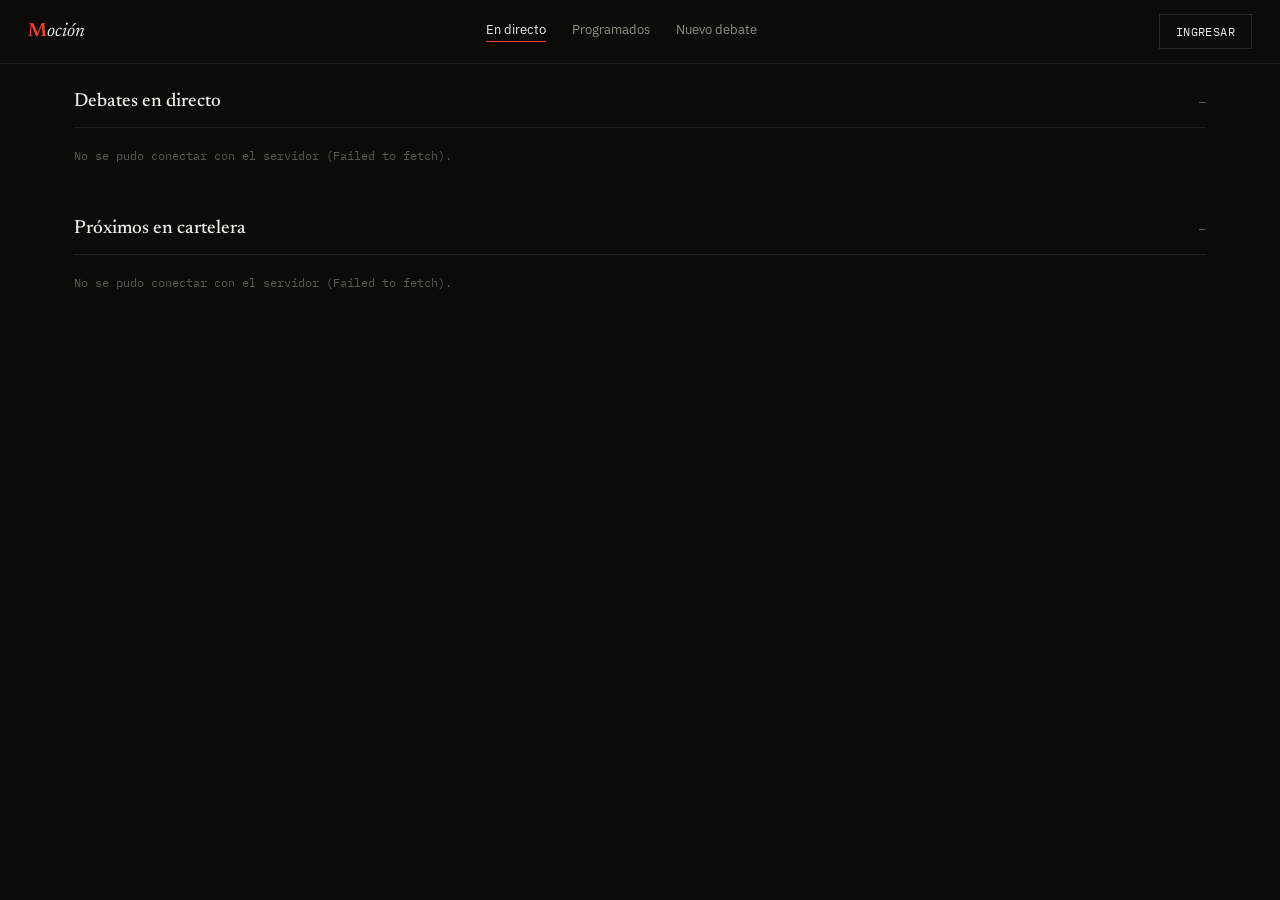
<file: Frontend/index.html>
<!DOCTYPE html>
<html lang="es">
<head>
<meta charset="UTF-8">
<meta name="viewport" content="width=device-width, initial-scale=1, viewport-fit=cover">
<title>Moción — En directo</title>
<link rel="stylesheet" href="css/style.css">
</head>
<body>

<div class="nav">
  <div class="brand"><b>M</b>oción</div>
  <div class="navlinks">
    <a class="on" href="index.html">En directo</a>
    <a href="index.html#programados">Programados</a>
    <a href="crear.html">Nuevo debate</a>
  </div>
  <div class="navmeta" id="navSesion" style="display:flex;gap:12px;align-items:center;">
    <span id="clock">--:--:--</span>
  </div>
</div>

<div class="wrap">
  <div class="section-head" style="margin-top:28px;">
    <h2>Debates en directo</h2>
    <span id="countVivo">—</span>
  </div>
  <div class="grid3" id="listaVivo"></div>

  <div class="section-head" id="programados">
    <h2>Próximos en cartelera</h2>
    <span id="countProg">—</span>
  </div>
  <div class="grid3" id="listaProg"></div>
</div>

<script src="js/api.js"></script>
<script src="js/ui.js"></script>
<script src="js/pages/index.js"></script>
</body>
</html>
</file>
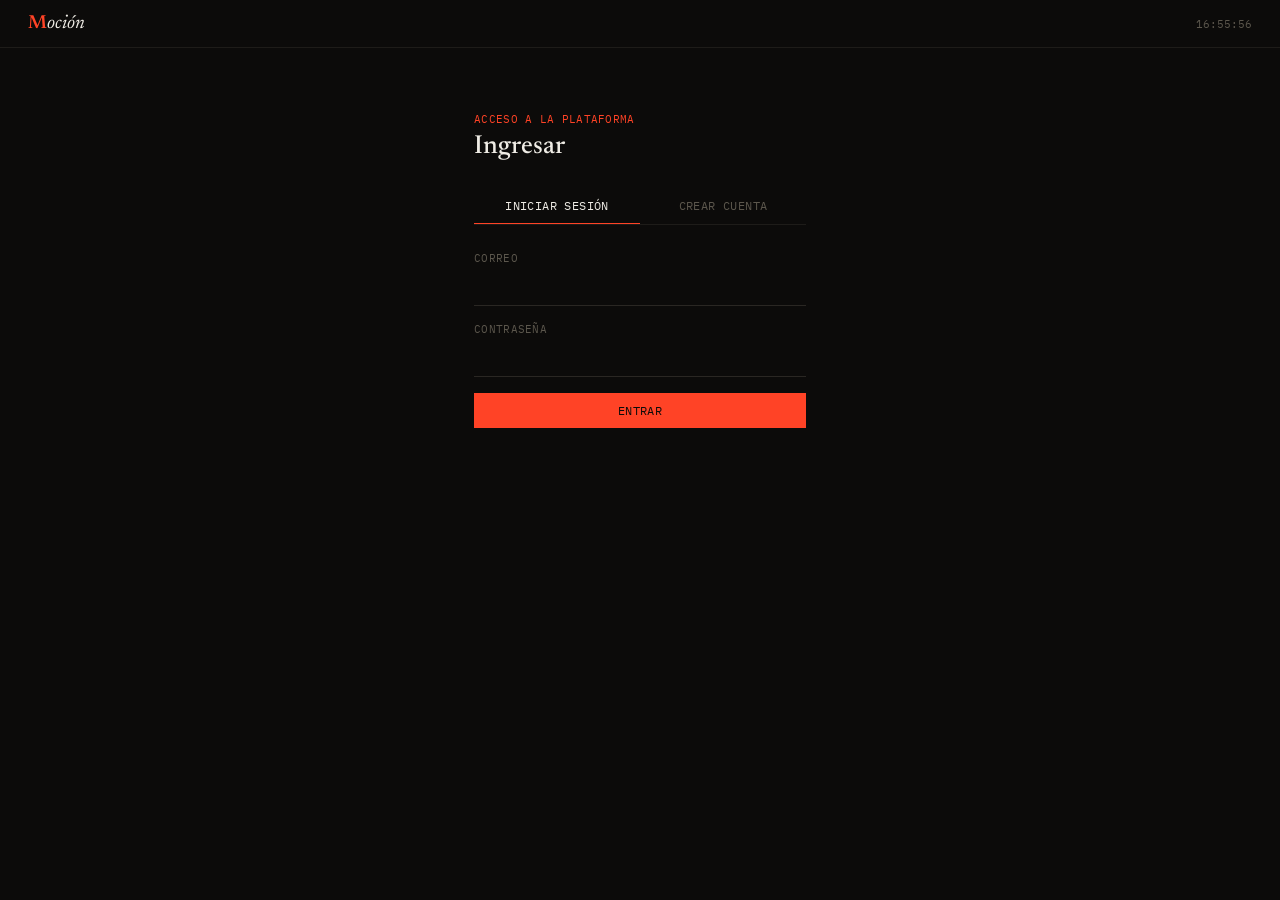
<file: Frontend/crear.html>
<!DOCTYPE html>
<html lang="es">
<head>
<meta charset="UTF-8">
<meta name="viewport" content="width=device-width, initial-scale=1, viewport-fit=cover">
<title>Moción — Nuevo debate</title>
<link rel="stylesheet" href="css/style.css">
<style>.auth-wrap{max-width:480px;margin:64px auto 0;padding:0 24px;}</style>
</head>
<body>

<div class="nav">
  <div class="brand"><b>M</b>oción</div>
  <div class="navlinks"><a href="index.html">En directo</a></div>
  <div class="navmeta" id="navSesion"><span id="clock">--:--:--</span></div>
</div>

<div class="auth-wrap">
  <span class="eyebrow">MOCIÓN A DEBATE</span>
  <h1 style="font-family:var(--serif);font-weight:500;font-size:26px;margin:8px 0 24px;">Programar un nuevo debate</h1>

  <form id="formCrear">
    <div class="field"><label>TÍTULO / MOCIÓN</label><input type="text" id="titulo" required></div>
    <div class="field"><label>DESCRIPCIÓN</label><textarea id="descripcion" rows="4"></textarea></div>
    <div class="field">
      <label>RONDAS DE DEBATE (1 A 5)</label>
      <select id="rondas" style="background:transparent;border:none;border-bottom:1px solid var(--line);color:var(--ink);font-family:var(--sans);font-size:14px;padding:8px 2px;">
        <option value="1">1</option><option value="2">2</option><option value="3" selected>3</option>
        <option value="4">4</option><option value="5">5</option>
      </select>
    </div>
    <div class="field"><label>PARTICIPANTES POR EQUIPO</label><input type="number" id="participantesXEquipo" min="1" max="6" value="2" required></div>
    <button class="btn solid" type="submit">CREAR DEBATE</button>
    <div class="msg-error" id="crearError"></div>
    <div class="msg-ok" id="crearOk"></div>
  </form>
</div>

<script src="js/api.js"></script>
<script src="js/ui.js"></script>
<script src="js/pages/crear.js"></script>
</body>
</html>
</file>
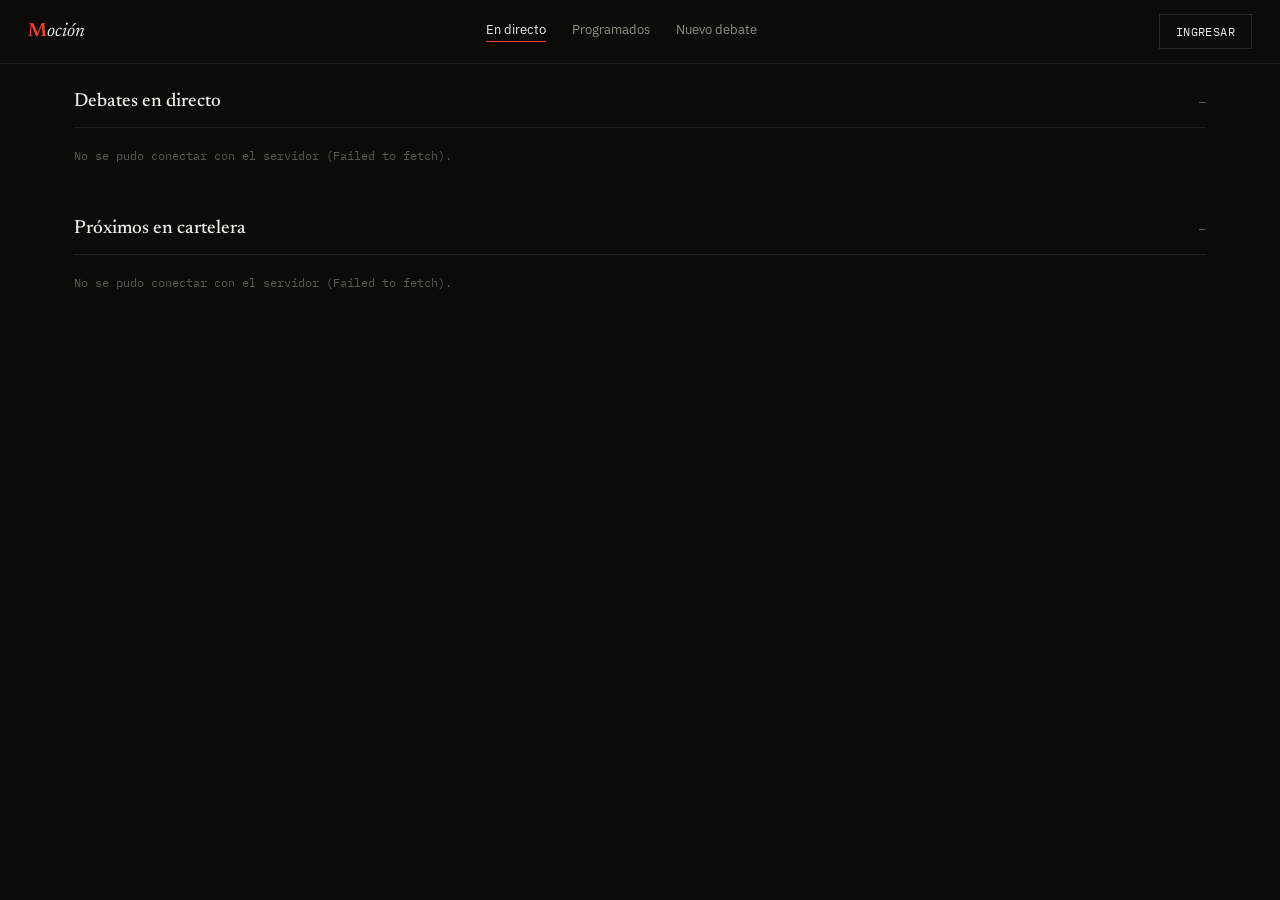
<file: Frontend/debate.html>
<!DOCTYPE html>
<html lang="es">
<head>
<meta charset="UTF-8">
<meta name="viewport" content="width=device-width, initial-scale=1, viewport-fit=cover">
<title>Moción — Debate</title>
<link rel="stylesheet" href="css/style.css">
<style>
/* ---------- Encabezado común ---------- */
.debate-head{padding:16px 24px 10px;display:flex;align-items:baseline;justify-content:space-between;gap:12px;}
.debate-no{font-family:var(--mono);font-size:11px;color:var(--ink-faint);}
.topic-row{padding:12px 24px 20px;display:flex;gap:28px;align-items:baseline;flex-wrap:wrap;border-bottom:1px solid var(--line-soft);}
h1.topic{font-family:var(--serif);font-weight:500;font-size:clamp(22px,2.6vw,30px);line-height:1.15;max-width:640px;flex:1 1 320px;}
.subline{font-size:13px;color:var(--ink-dim);max-width:320px;line-height:1.5;}

/* ---------- Panel de gestión (estado abierto) ---------- */
.gestion{display:grid;grid-template-columns:1fr 1fr 1fr;border-top:1px solid var(--line-soft);}
.equipo-col{padding:20px;border-right:1px solid var(--line-soft);}
.equipo-col:last-child{border-right:none;}
.equipo-col h3{font-family:var(--serif);font-weight:500;font-size:16px;margin-bottom:4px;}
.equipo-col .conteo{font-family:var(--mono);font-size:11px;color:var(--ink-faint);margin-bottom:14px;}
.persona-row{display:flex;justify-content:space-between;align-items:center;padding:8px 0;border-bottom:1px solid var(--line-soft);font-size:13px;}
.buscador{margin-top:16px;position:relative;}
.buscador input{width:100%;background:transparent;border:none;border-bottom:1px solid var(--line);color:var(--ink);font-family:var(--sans);font-size:13px;padding:8px 2px;outline:none;}
.buscador input:focus{border-bottom-color:var(--accent);}
.resultados-busqueda{margin-top:8px;}
.resultado-usuario{display:flex;justify-content:space-between;align-items:center;padding:8px 0;border-bottom:1px solid var(--line-soft);font-size:12.5px;}
.resultado-usuario button{font-family:var(--mono);font-size:10px;background:none;border:1px solid var(--line);color:var(--ink-dim);padding:4px 8px;cursor:pointer;}
.resultado-usuario button:hover{border-color:var(--accent);color:var(--accent);}
.iniciar-bar{padding:20px 24px;border-top:1px solid var(--line-soft);display:flex;justify-content:flex-end;}

/* ---------- Barra de fase (estado transmitiendo) ---------- */
.fase-bar{padding:14px 24px;border-bottom:1px solid var(--line-soft);display:flex;justify-content:space-between;align-items:center;gap:16px;flex-wrap:wrap;}
.fase-nombre{font-family:var(--serif);font-style:italic;font-size:16px;}
.fase-cuenta{font-family:var(--mono);font-size:20px;color:var(--accent);}
.turno-aviso{font-family:var(--mono);font-size:11.5px;color:var(--ink-dim);}
.turno-aviso b{color:var(--accent);}

.stage{display:grid;grid-template-columns:1fr 340px;border-bottom:1px solid var(--line-soft);}
.videocol{border-right:1px solid var(--line-soft);}
.video{aspect-ratio:16/9;background:linear-gradient(150deg,#1b1916 0%,#100f0d 60%);margin:16px 24px;border:1px solid var(--line);position:relative;overflow:hidden;display:flex;align-items:flex-end;}
.video video{width:100%;height:100%;object-fit:cover;position:absolute;inset:0;background:#000;}
.video-caption{position:relative;width:100%;padding:16px 20px;background:linear-gradient(0deg, rgba(0,0,0,.55), transparent);display:flex;justify-content:space-between;align-items:flex-end;z-index:2;}
.speaker-tag{font-family:var(--mono);font-size:11px;color:var(--ink-dim);}
.timecode{font-family:var(--mono);font-size:11px;color:var(--ink-faint);}
.actions{display:flex;gap:10px;padding:0 24px 22px;flex-wrap:wrap;}
.chatcol{display:flex;flex-direction:column;}
.chat-head{padding:16px 20px 10px;border-bottom:1px solid var(--line-soft);display:flex;justify-content:space-between;align-items:baseline;}
.chat-head .t{font-family:var(--serif);font-style:italic;font-size:15px;}
.chat-list{flex:1;overflow-y:auto;padding:8px 20px;max-height:420px;min-height:260px;}
.msg{padding:9px 0;border-bottom:1px solid var(--line-soft);font-size:13px;line-height:1.45;}
.msg .who{font-size:11.5px;color:var(--ink-dim);margin-right:6px;}
.msg .t{font-family:var(--mono);font-size:10px;color:var(--ink-faint);float:right;}
.msg-in{animation:slidein .35s ease-out;}
@keyframes slidein{from{opacity:0;transform:translateY(6px);}to{opacity:1;transform:translateY(0);}}
.chat-foot{border-top:1px solid var(--line-soft);padding:12px 20px;display:flex;gap:10px;}
.chat-foot input{flex:1;background:transparent;border:none;border-bottom:1px solid var(--line);color:var(--ink);font-family:var(--sans);font-size:13px;padding:6px 2px;outline:none;}
.chat-foot input:focus{border-bottom-color:var(--accent);}
.chat-foot button{background:none;border:none;color:var(--accent);font-family:var(--mono);font-size:11px;letter-spacing:.4px;cursor:pointer;}

/* ---------- Votación ---------- */
.votacion{padding:20px 24px;border-top:1px solid var(--line-soft);}
.votacion h3{font-family:var(--serif);font-weight:500;font-size:16px;margin-bottom:12px;}
.votacion .barras{display:flex;gap:16px;margin-top:14px;}
.barra{flex:1;}
.barra .etiqueta{font-family:var(--mono);font-size:11px;color:var(--ink-faint);margin-bottom:6px;display:flex;justify-content:space-between;}
.barra .fondo{height:6px;background:var(--line-soft);position:relative;}
.barra .relleno{position:absolute;left:0;top:0;height:100%;background:var(--accent);}

/* ---------- Jurado: puntuación ---------- */
.jurylist{padding:20px 24px;border-top:1px solid var(--line-soft);}
.jurylist h3{font-family:var(--serif);font-weight:500;font-size:17px;margin-bottom:12px;}
.puntuar-row{display:flex;justify-content:space-between;align-items:center;padding:8px 0;border-bottom:1px solid var(--line-soft);font-size:13px;gap:12px;}
.puntuar-row select{background:transparent;border:1px solid var(--line);color:var(--ink);font-family:var(--mono);font-size:12px;padding:4px 6px;}

/* ---------- Resultado final ---------- */
.resultado{padding:40px 24px;text-align:center;}
.resultado .ganador{font-family:var(--serif);font-size:34px;font-weight:600;margin-bottom:6px;}
.resultado .ganador .a{color:var(--accent);}
.resultado .marcador{display:flex;justify-content:center;gap:60px;margin-top:28px;}
.resultado .equipo-marcador .num{font-family:var(--serif);font-size:42px;font-weight:500;}
.resultado .equipo-marcador .lbl{font-family:var(--mono);font-size:11px;color:var(--ink-faint);margin-top:4px;}

@media (max-width:860px){
  .gestion{grid-template-columns:1fr;}
  .equipo-col{border-right:none;border-bottom:1px solid var(--line-soft);}
  .stage{grid-template-columns:1fr;}
  .videocol{border-right:none;border-bottom:1px solid var(--line-soft);}
  .resultado .marcador{gap:30px;}
}
</style>
</head>
<body>

<div class="nav">
  <div class="brand"><b>M</b>oción</div>
  <div class="navlinks"><a href="index.html">En directo</a></div>
  <div class="navmeta" id="navSesion"><span id="clock">--:--:--</span></div>
</div>

<div id="cargando" class="wrap" style="padding-top:28px;font-family:var(--mono);font-size:12px;color:var(--ink-faint);">Cargando debate…</div>

<div id="contenido" style="display:none;">

  <div class="debate-head">
    <div class="debate-no">DEBATE Nº <span id="debateId"></span></div>
    <div id="estadoMark" class="live-mark"></div>
  </div>
  <div class="topic-row">
    <div>
      <div class="eyebrow">MOCIÓN EN DEBATE</div>
      <h1 class="topic" id="titulo"></h1>
    </div>
    <div class="subline" id="descripcion"></div>
  </div>

  <!-- ===================== ESTADO: ABIERTO — gestión de equipos y jurado ===================== -->
  <div id="panelGestion" style="display:none;">
    <div class="gestion">
      <div class="equipo-col">
        <h3>Equipo A</h3>
        <div class="conteo" id="conteoA">0 / 0</div>
        <div id="listaEquipoA"></div>
        <div class="buscador">
          <input type="text" placeholder="Buscar por nombre o correo…" data-destino="a">
          <div class="resultados-busqueda"></div>
        </div>
      </div>
      <div class="equipo-col">
        <h3>Equipo B</h3>
        <div class="conteo" id="conteoB">0 / 0</div>
        <div id="listaEquipoB"></div>
        <div class="buscador">
          <input type="text" placeholder="Buscar por nombre o correo…" data-destino="b">
          <div class="resultados-busqueda"></div>
        </div>
      </div>
      <div class="equipo-col">
        <h3>Jurado</h3>
        <div class="conteo" id="conteoJurado">0 asignados</div>
        <div id="listaJuradoGestion"></div>
        <div class="buscador">
          <input type="text" placeholder="Buscar por nombre o correo…" data-destino="jurado">
          <div class="resultados-busqueda"></div>
        </div>
      </div>
    </div>
    <div class="iniciar-bar">
      <button class="btn solid" id="btnIniciar">INICIAR DEBATE</button>
    </div>
  </div>

  <!-- ===================== ESTADO: TRANSMITIENDO — vista en vivo por fases ===================== -->
  <div id="panelVivo" style="display:none;">
    <div class="fase-bar">
      <div><span class="eyebrow" id="faseRonda"></span> <span class="fase-nombre" id="faseNombre">—</span></div>
      <div class="fase-cuenta" id="faseCuenta">--:--</div>
      <div class="turno-aviso" id="turnoAviso"></div>
    </div>

    <div class="stage">
      <div class="videocol">
        <div class="video">
          <video id="videoRemoto" autoplay playsinline></video>
          <div class="video-caption">
            <div class="speaker-tag" id="speakerTag">Esperando…</div>
            <div class="timecode" id="clockDebate">--:--:--</div>
          </div>
        </div>
        <div class="actions">
          <button class="btn accent" id="btnTomarPalabra" style="display:none;">TOMAR LA PALABRA Y TRANSMITIR</button>
          <button class="btn" id="btnFinalizar" style="display:none;">FINALIZAR DEBATE</button>
        </div>

        <div class="votacion" id="votacionPanel" style="display:none;">
          <h3 id="votacionTitulo">Votación del público</h3>
          <div class="actions" style="padding:0;">
            <button class="btn accent" id="btnVotarA">VOTAR EQUIPO A</button>
            <button class="btn" id="btnVotarB">VOTAR EQUIPO B</button>
          </div>
          <div class="barras">
            <div class="barra">
              <div class="etiqueta"><span>EQUIPO A</span><span id="pctA">0%</span></div>
              <div class="fondo"><div class="relleno" id="barraA" style="width:0%;"></div></div>
            </div>
            <div class="barra">
              <div class="etiqueta"><span>EQUIPO B</span><span id="pctB">0%</span></div>
              <div class="fondo"><div class="relleno" id="barraB" style="width:0%;"></div></div>
            </div>
          </div>
        </div>

        <div class="jurylist" id="puntuacionPanel" style="display:none;">
          <h3>Calificá a cada participante (1-10)</h3>
          <div id="listaPuntuar"></div>
        </div>
      </div>

      <div class="chatcol">
        <div class="chat-head"><div class="t">Sala de conversación</div><div class="n" id="chatEstado" style="font-family:var(--mono);font-size:11px;color:var(--ink-faint);">conectando…</div></div>
        <div class="chat-list" id="chatList"></div>
        <div class="chat-foot">
          <input type="text" placeholder="Escribe un comentario" id="chatInput">
          <button id="chatSend">ENVIAR</button>
        </div>
      </div>
    </div>
  </div>

  <!-- ===================== ESTADO: FINALIZADO — resultado ===================== -->
  <div id="panelFinal" style="display:none;">
    <div class="resultado">
      <div class="eyebrow">RESULTADO FINAL</div>
      <div class="ganador" id="ganadorTexto">—</div>
      <div class="marcador">
        <div class="equipo-marcador"><div class="num" id="finalA">0</div><div class="lbl">EQUIPO A</div></div>
        <div class="equipo-marcador"><div class="num" id="finalB">0</div><div class="lbl">EQUIPO B</div></div>
      </div>
    </div>
  </div>

</div>

<script src="js/api.js"></script>
<script src="js/ui.js"></script>
<script src="js/pages/debate.js"></script>
</body>
</html>
</file>
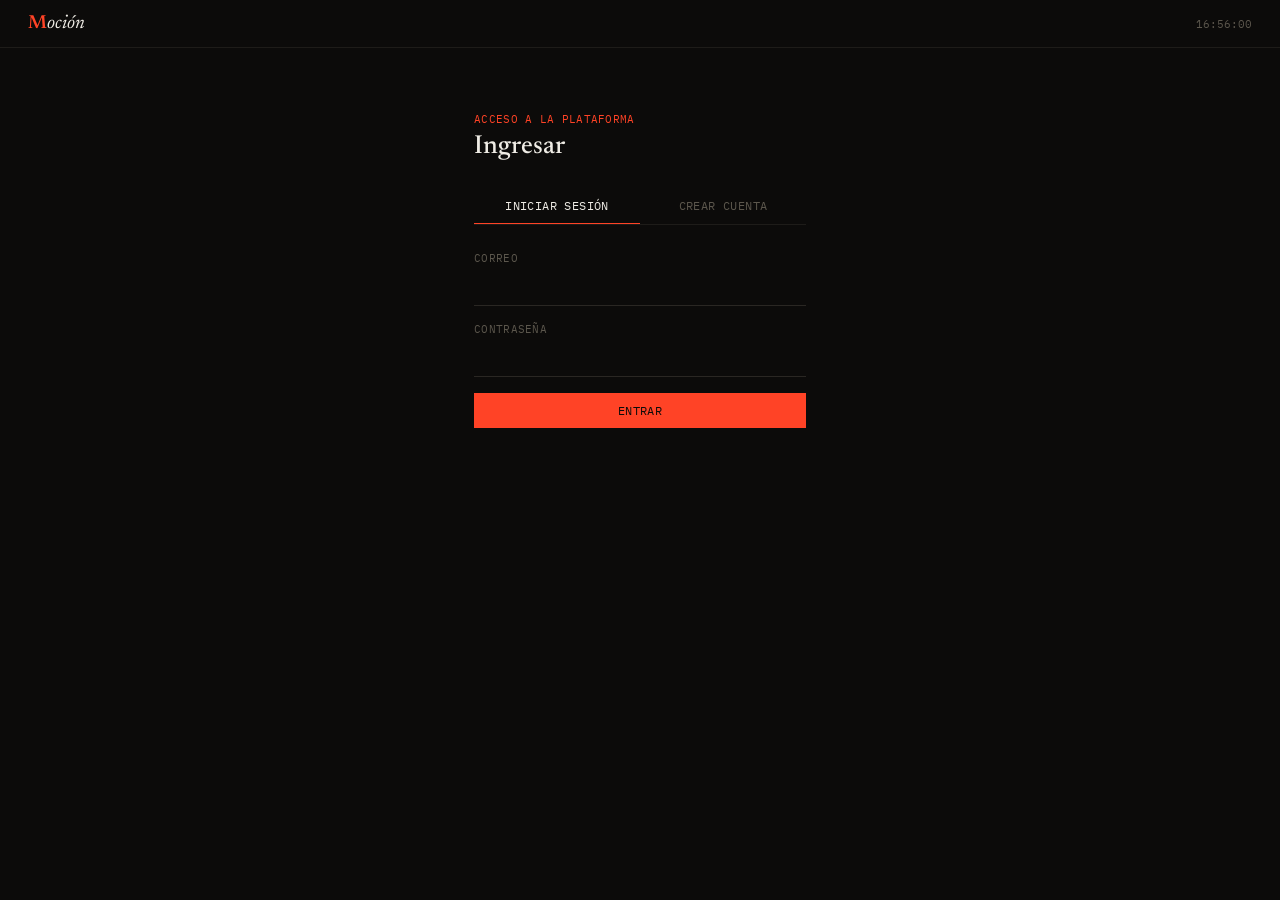
<file: Frontend/login.html>
<!DOCTYPE html>
<html lang="es">
<head>
<meta charset="UTF-8">
<meta name="viewport" content="width=device-width, initial-scale=1, viewport-fit=cover">
<title>Moción — Ingresar</title>
<link rel="stylesheet" href="css/style.css">
<style>
.auth-wrap{max-width:380px;margin:64px auto 0;padding:0 24px;}
.auth-head{margin-bottom:28px;}
.auth-head .eyebrow{margin-bottom:8px;display:block;}
.auth-head h1{font-family:var(--serif);font-weight:500;font-size:26px;}
.tabs{display:flex;gap:0;border-bottom:1px solid var(--line-soft);margin-bottom:26px;}
.tabs button{
  flex:1;background:none;border:none;color:var(--ink-faint);font-family:var(--mono);font-size:11.5px;
  padding:10px 0;cursor:pointer;border-bottom:1px solid transparent;letter-spacing:.4px;
}
.tabs button.on{color:var(--ink);border-bottom-color:var(--accent);}
</style>
</head>
<body>

<div class="nav">
  <div class="brand"><b>M</b>oción</div>
  <div class="navmeta"><span id="clock">--:--:--</span></div>
</div>

<div class="auth-wrap">
  <div class="auth-head">
    <span class="eyebrow">ACCESO A LA PLATAFORMA</span>
    <h1 id="titulo">Ingresar</h1>
  </div>

  <div class="tabs">
    <button class="on" id="tabLogin">INICIAR SESIÓN</button>
    <button id="tabRegistro">CREAR CUENTA</button>
  </div>

  <form id="formLogin">
    <div class="field"><label>CORREO</label><input type="email" id="loginEmail" required></div>
    <div class="field"><label>CONTRASEÑA</label><input type="password" id="loginPassword" required></div>
    <button class="btn solid" type="submit" style="width:100%;">ENTRAR</button>
    <div class="msg-error" id="loginError"></div>
  </form>

  <form id="formRegistro" style="display:none;">
    <div class="field"><label>NOMBRE</label><input type="text" id="regNombre" required></div>
    <div class="field"><label>CORREO</label><input type="email" id="regEmail" required></div>
    <div class="field"><label>CONTRASEÑA</label><input type="password" id="regPassword" minlength="8" required></div>
    <button class="btn solid" type="submit" style="width:100%;">CREAR CUENTA</button>
    <div class="msg-error" id="regError"></div>
    <div class="msg-ok" id="regOk"></div>
  </form>
</div>

<script src="js/api.js"></script>
<script src="js/ui.js"></script>
<script src="js/pages/login.js"></script>
</body>
</html>
</file>
<file: Frontend/css/style.css>
/* ============================================================
   Moción — sistema visual compartido
   Editorial dark UI · bento asimétrico · un solo acento
   ============================================================ */
@import url('https://fonts.googleapis.com/css2?family=Newsreader:ital,opsz,wght@0,6..72,400;0,6..72,500;0,6..72,600;1,6..72,500&family=IBM+Plex+Sans:wght@400;500;600&family=IBM+Plex+Mono:wght@400;500&display=swap');

:root{
  --bg:#0c0b0a; --bg2:#141311; --line:#2a2723; --line-soft:#1e1c19;
  --ink:#efece5; --ink-dim:#948d80; --ink-faint:#5c574d;
  --accent:#ff4326; --accent-dim:#5c1b10;
  --serif:'Newsreader', serif; --sans:'IBM Plex Sans', sans-serif; --mono:'IBM Plex Mono', monospace;
  --err:#ff6b52; --ok:#8fae7d;
}
*{box-sizing:border-box;margin:0;padding:0;}
html{scroll-padding-top:env(safe-area-inset-top,0px);}
body{
  background:var(--bg); color:var(--ink); font-family:var(--sans);
  padding-top:env(safe-area-inset-top,0px); padding-bottom:env(safe-area-inset-bottom,0px);
  min-height:100vh; font-size:14px;
}
::selection{background:var(--accent);color:#0c0b0a;}
a{color:inherit;text-decoration:none;}

/* ---------- NAV ---------- */
.nav{
  display:flex; align-items:center; justify-content:space-between;
  padding:14px 28px; border-bottom:1px solid var(--line-soft);
}
.brand{font-family:var(--serif); font-style:italic; font-size:19px;}
.brand b{font-style:normal;font-weight:600;color:var(--accent);}
.navlinks{display:flex;gap:26px;font-size:13px;color:var(--ink-dim);}
.navlinks a.on{color:var(--ink);border-bottom:1px solid var(--accent);padding-bottom:3px;}
.navlinks a:hover{color:var(--ink);}
.navmeta{font-family:var(--mono);font-size:11px;color:var(--ink-faint);display:flex;gap:16px;align-items:center;}
.navmeta button{background:none;border:1px solid var(--line);color:var(--ink-dim);font-family:var(--mono);font-size:11px;padding:5px 10px;cursor:pointer;}
.navmeta button:hover{color:var(--ink);border-color:var(--ink-dim);}

/* ---------- LAYOUT PRIMITIVES ---------- */
.wrap{max-width:1180px;margin:0 auto;padding:0 24px;}
.eyebrow{font-family:var(--mono);font-size:10.5px;color:var(--accent);letter-spacing:.3px;}
.live-mark{font-family:var(--mono); font-size:11px; letter-spacing:.5px; color:var(--accent); display:flex; align-items:center; gap:7px;}
.live-dot{width:6px;height:6px;border-radius:50%;background:var(--accent);animation:pulse 1.6s infinite;}
@keyframes pulse{0%,100%{opacity:1;}50%{opacity:.25;}}

/* ---------- BUTTONS / FORMS ---------- */
.btn{
  font-family:var(--mono); font-size:11.5px; letter-spacing:.4px; cursor:pointer;
  background:none; border:1px solid var(--line); color:var(--ink); padding:9px 16px;
}
.btn:hover{border-color:var(--ink-dim);}
.btn.accent{border-color:var(--accent); color:var(--accent);}
.btn.accent:hover{background:var(--accent); color:#0c0b0a;}
.btn.solid{background:var(--accent);border-color:var(--accent);color:#0c0b0a;}
.btn.solid:hover{opacity:.85;}
.btn:disabled{opacity:.35;cursor:default;}
.field{display:flex;flex-direction:column;gap:6px;margin-bottom:16px;}
.field label{font-family:var(--mono);font-size:10.5px;color:var(--ink-faint);letter-spacing:.3px;}
.field input, .field textarea{
  background:transparent;border:none;border-bottom:1px solid var(--line);color:var(--ink);
  font-family:var(--sans);font-size:14px;padding:8px 2px;outline:none;
}
.field input:focus, .field textarea:focus{border-bottom-color:var(--accent);}
.msg-error{font-family:var(--mono);font-size:11.5px;color:var(--err);margin-top:8px;}
.msg-ok{font-family:var(--mono);font-size:11.5px;color:var(--ok);margin-top:8px;}

/* ---------- CARDS / LISTS ---------- */
.card{padding:18px 18px 20px 0;border-right:1px solid var(--line-soft);}
.card:last-child{border-right:none;}
.card .k{font-family:var(--mono);font-size:10px;color:var(--ink-faint);margin-bottom:8px;}
.card h3{font-family:var(--serif);font-size:17px;font-weight:500;margin-bottom:6px;line-height:1.3;}
.card p{font-size:12.5px;color:var(--ink-dim);line-height:1.5;}
.card:hover h3{color:var(--accent);}

.section-head{display:flex;justify-content:space-between;align-items:baseline;margin:36px 0 16px;}
.section-head h2{font-family:var(--serif);font-weight:500;font-size:19px;}
.section-head span{font-family:var(--mono);font-size:11px;color:var(--ink-faint);}

.grid3{display:grid;grid-template-columns:repeat(3,1fr);border-top:1px solid var(--line-soft);}
.empty{font-family:var(--mono);font-size:12px;color:var(--ink-faint);padding:20px 0;border-top:1px solid var(--line-soft);}

@media (max-width:860px){
  .grid3{grid-template-columns:1fr;}
  .card{border-right:none;border-bottom:1px solid var(--line-soft);}
}
</file>
